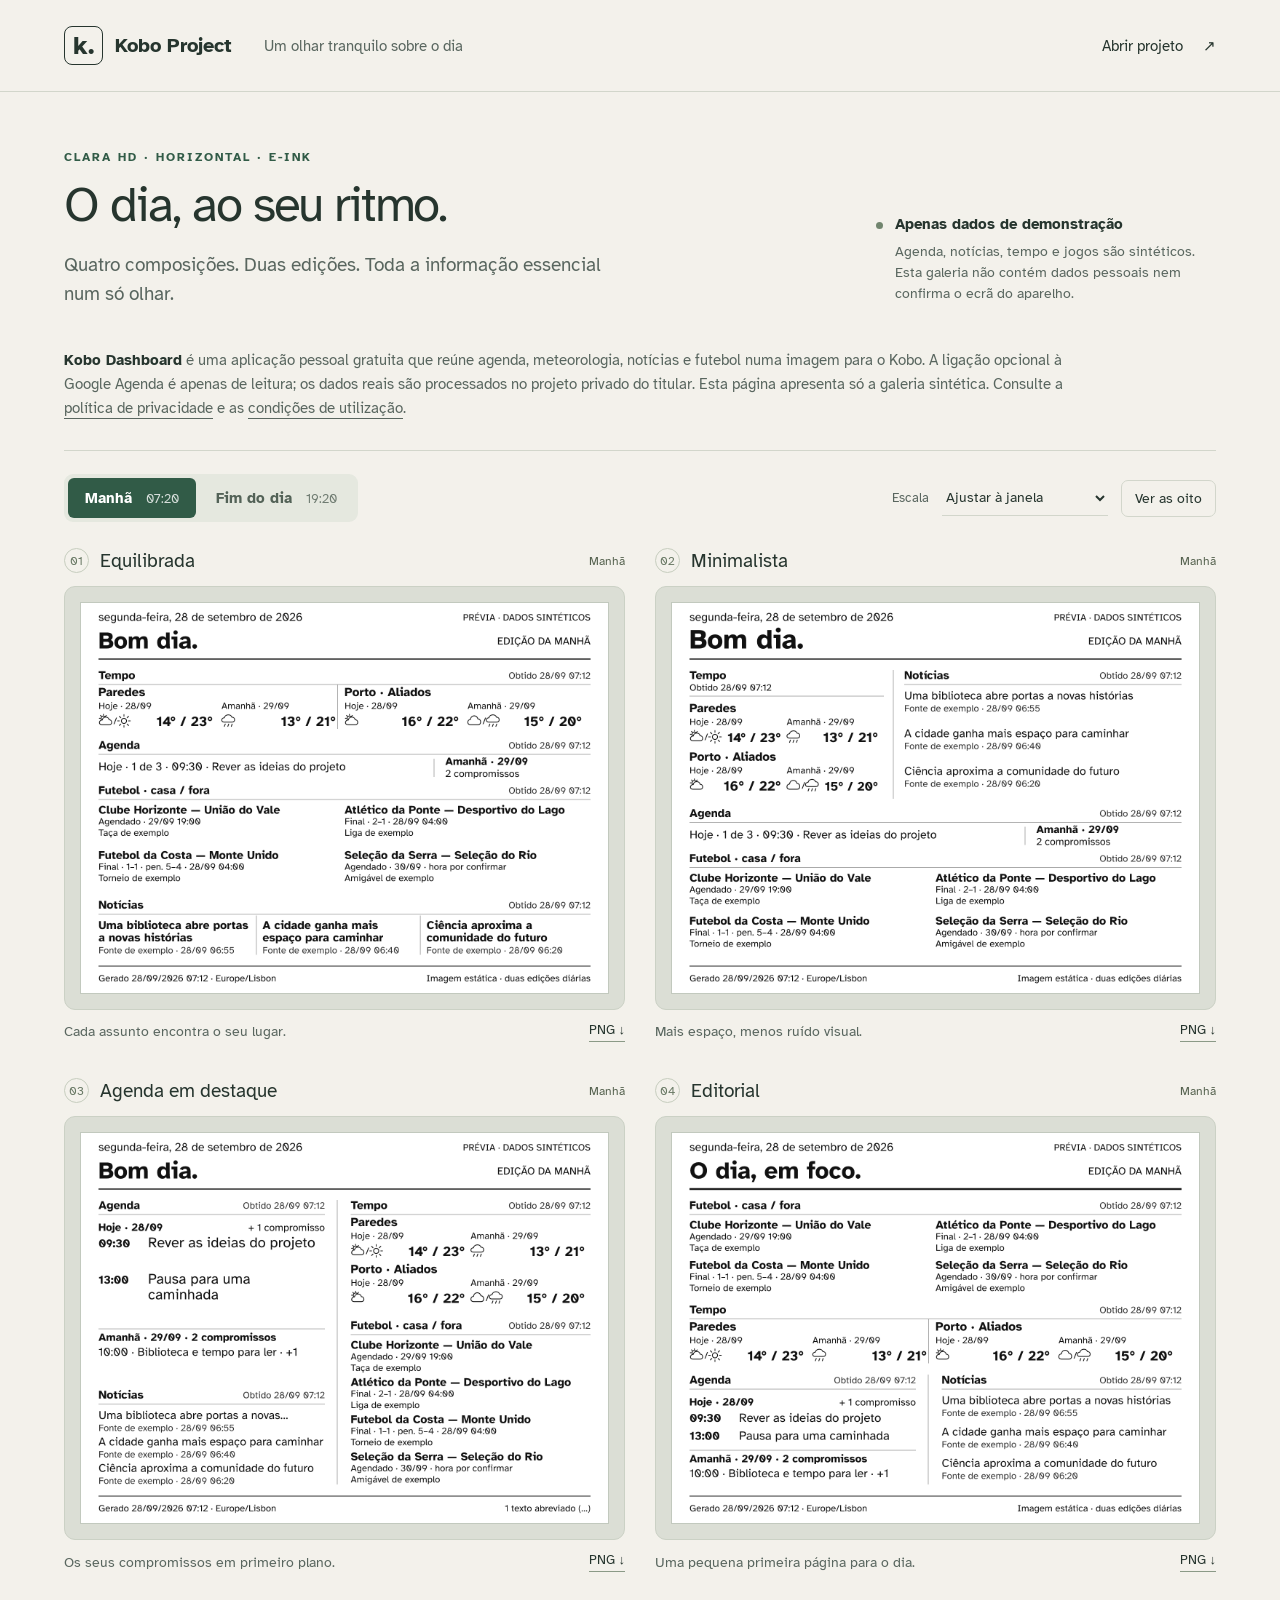
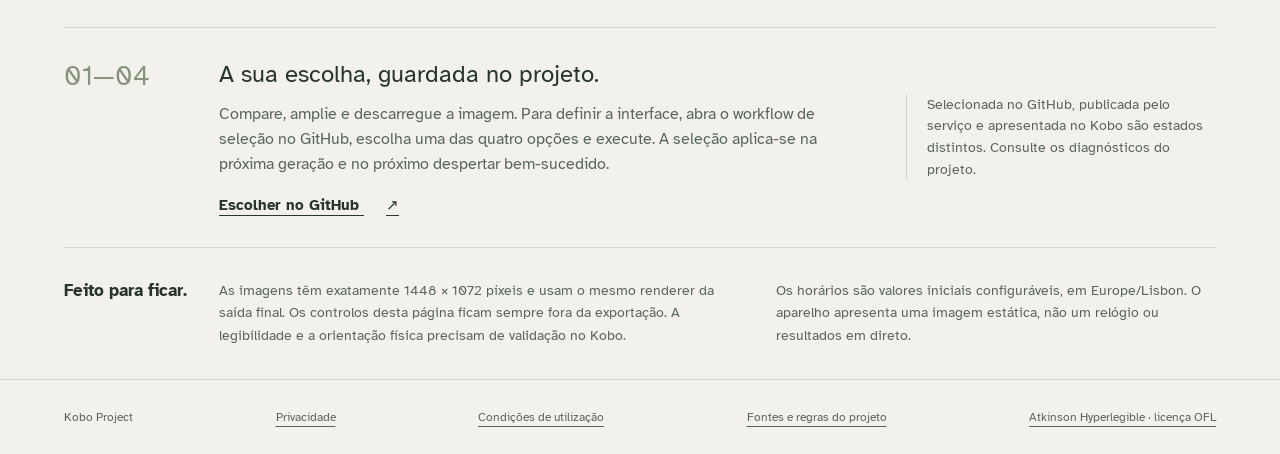
<file: index.html>
<!doctype html>
<html lang="pt">
<head>
  <meta charset="utf-8">
  <meta name="viewport" content="width=device-width, initial-scale=1">
  <meta name="description" content="Quatro formas de ver o dia no Kobo Clara HD. Compare oito imagens de demonstração, exportadas pelo renderer do dispositivo.">
  <title>Kobo — o dia, ao seu ritmo</title>
  <link rel="stylesheet" href="styles.css">
</head>
<body>
  <header class="masthead"><a class="wordmark" href="#top" aria-label="Kobo Project, início"><span class="logo" aria-hidden="true">k.</span>Kobo Project</a><span class="project-type">Um olhar tranquilo sobre o dia</span><a class="repo" href="https://github.com/MonkeyProgramer123/Kobo_Project">Abrir projeto <span aria-hidden="true">↗</span></a></header>
  <main id="top">
    <section class="intro"><div><p class="eyebrow">CLARA HD · HORIZONTAL · E-INK</p><h1>O dia, ao seu ritmo.</h1><p class="lede">Quatro composições. Duas edições. Toda a informação essencial num só olhar.</p></div><aside class="privacy"><span class="privacy-dot" aria-hidden="true"></span><div><strong>Apenas dados de demonstração</strong><p>Agenda, notícias, tempo e jogos são sintéticos. Esta galeria não contém dados pessoais nem confirma o ecrã do aparelho.</p></div></aside></section>
    <p class="app-description"><strong>Kobo Dashboard</strong> é uma aplicação pessoal gratuita que reúne agenda, meteorologia, notícias e futebol numa imagem para o Kobo. A ligação opcional à Google Agenda é apenas de leitura; os dados reais são processados no projeto privado do titular. Esta página apresenta só a galeria sintética. Consulte a <a href="privacy.html">política de privacidade</a> e as <a href="terms.html">condições de utilização</a>.</p>
    <nav class="controls" aria-label="Opções da galeria"><div class="edition-switch" role="group" aria-label="Edição"><button type="button" data-edition="morning" aria-pressed="true">Manhã <span>07:20</span></button><button type="button" data-edition="evening" aria-pressed="false">Fim do dia <span>19:20</span></button></div><div class="right-controls"><label for="scale">Escala</label><select id="scale"><option value="fit">Ajustar à janela</option><option value="native">100% · 1448 × 1072</option></select><button class="both" type="button" id="show-both" aria-pressed="false">Ver as oito</button></div></nav>
    <section class="gallery" id="gallery" aria-label="Comparação das interfaces"></section>
    <section class="selection"><div class="selection-number">01—04</div><div><h2>A sua escolha, guardada no projeto.</h2><p>Compare, amplie e descarregue a imagem. Para definir a interface, abra o workflow de seleção no GitHub, escolha uma das quatro opções e execute. A seleção aplica-se na próxima geração e no próximo despertar bem-sucedido.</p><a class="selection-link" href="https://github.com/MonkeyProgramer123/Kobo_Project/actions/workflows/configure.yml">Escolher no GitHub <span aria-hidden="true">↗</span></a></div><p class="selection-note">Selecionada no GitHub, publicada pelo serviço e apresentada no Kobo são estados distintos. Consulte os diagnósticos do projeto.</p></section>
    <section class="reading-note"><h2>Feito para ficar.</h2><p>As imagens têm exatamente 1448 × 1072 píxeis e usam o mesmo renderer da saída final. Os controlos desta página ficam sempre fora da exportação. A legibilidade e a orientação física precisam de validação no Kobo.</p><p>Os horários são valores iniciais configuráveis, em Europe/Lisbon. O aparelho apresenta uma imagem estática, não um relógio ou resultados em direto.</p></section>
  </main>
  <footer><span>Kobo Project</span><a href="privacy.html">Privacidade</a><a href="terms.html">Condições de utilização</a><a href="https://github.com/MonkeyProgramer123/Kobo_Project/blob/main/docs/sources.md">Fontes e regras do projeto</a><a href="fonts/OFL.txt">Atkinson Hyperlegible · licença OFL</a></footer>
  <dialog id="preview-dialog"><div class="dialog-bar"><div><strong id="dialog-title"></strong><span>Dados sintéticos · 1448 × 1072</span></div><a id="dialog-download" download>Descarregar PNG</a><button id="close-dialog" type="button" aria-label="Fechar ampliação">Fechar ×</button></div><div class="dialog-image"><img id="dialog-preview" alt=""></div></dialog>
  <script src="app.js" defer></script>
</body>
</html>
</file>
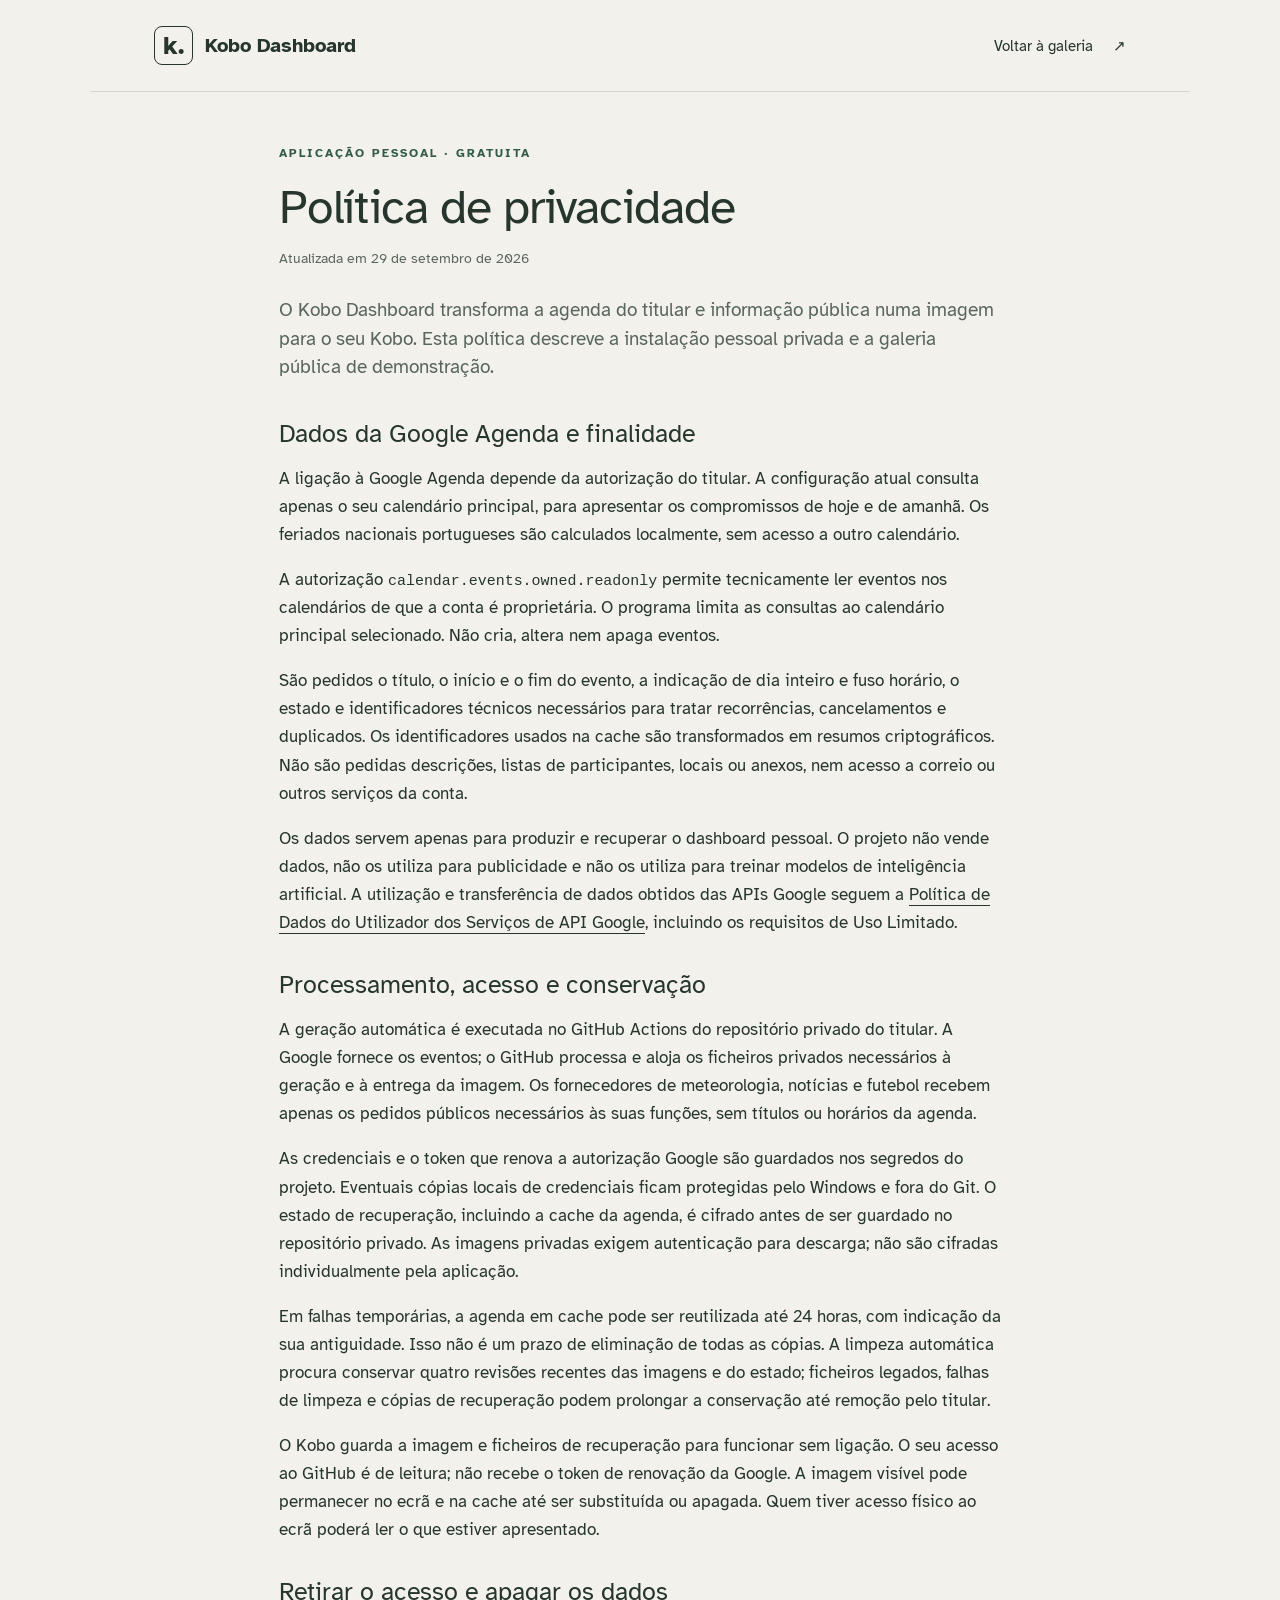
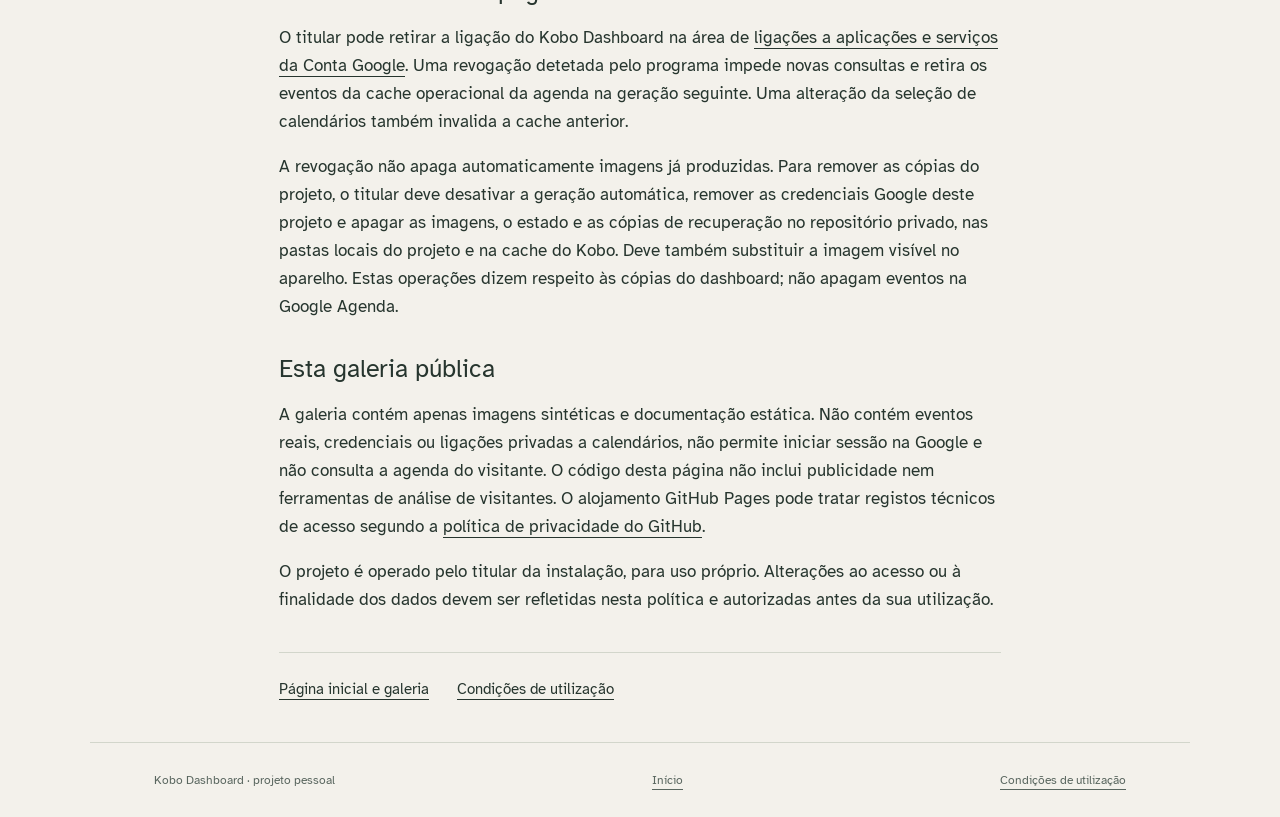
<file: privacy.html>
<!doctype html>
<html lang="pt">
<head>
  <meta charset="utf-8">
  <meta name="viewport" content="width=device-width, initial-scale=1">
  <meta name="description" content="Como o Kobo Dashboard acede, utiliza, guarda e permite apagar os dados da Google Agenda na instalação pessoal privada.">
  <title>Privacidade — Kobo Dashboard</title>
  <link rel="stylesheet" href="styles.css">
</head>
<body class="policy-page">
  <header class="masthead"><a class="wordmark" href="index.html" aria-label="Kobo Dashboard, início"><span class="logo" aria-hidden="true">k.</span>Kobo Dashboard</a><a class="repo" href="index.html">Voltar à galeria <span aria-hidden="true">↗</span></a></header>
  <main class="policy-content">
    <p class="eyebrow">APLICAÇÃO PESSOAL · GRATUITA</p>
    <h1>Política de privacidade</h1>
    <p class="policy-date">Atualizada em <time datetime="2026-09-29">29 de setembro de 2026</time></p>
    <p class="lede">O Kobo Dashboard transforma a agenda do titular e informação pública numa imagem para o seu Kobo. Esta política descreve a instalação pessoal privada e a galeria pública de demonstração.</p>

    <section aria-labelledby="calendar"><h2 id="calendar">Dados da Google Agenda e finalidade</h2>
      <p>A ligação à Google Agenda depende da autorização do titular. A configuração atual consulta apenas o seu calendário principal, para apresentar os compromissos de hoje e de amanhã. Os feriados nacionais portugueses são calculados localmente, sem acesso a outro calendário.</p>
      <p>A autorização <code>calendar.events.owned.readonly</code> permite tecnicamente ler eventos nos calendários de que a conta é proprietária. O programa limita as consultas ao calendário principal selecionado. Não cria, altera nem apaga eventos.</p>
      <p>São pedidos o título, o início e o fim do evento, a indicação de dia inteiro e fuso horário, o estado e identificadores técnicos necessários para tratar recorrências, cancelamentos e duplicados. Os identificadores usados na cache são transformados em resumos criptográficos. Não são pedidas descrições, listas de participantes, locais ou anexos, nem acesso a correio ou outros serviços da conta.</p>
      <p>Os dados servem apenas para produzir e recuperar o dashboard pessoal. O projeto não vende dados, não os utiliza para publicidade e não os utiliza para treinar modelos de inteligência artificial. A utilização e transferência de dados obtidos das APIs Google seguem a <a href="https://developers.google.com/terms/api-services-user-data-policy">Política de Dados do Utilizador dos Serviços de API Google</a>, incluindo os requisitos de Uso Limitado.</p>
    </section>

    <section aria-labelledby="storage"><h2 id="storage">Processamento, acesso e conservação</h2>
      <p>A geração automática é executada no GitHub Actions do repositório privado do titular. A Google fornece os eventos; o GitHub processa e aloja os ficheiros privados necessários à geração e à entrega da imagem. Os fornecedores de meteorologia, notícias e futebol recebem apenas os pedidos públicos necessários às suas funções, sem títulos ou horários da agenda.</p>
      <p>As credenciais e o token que renova a autorização Google são guardados nos segredos do projeto. Eventuais cópias locais de credenciais ficam protegidas pelo Windows e fora do Git. O estado de recuperação, incluindo a cache da agenda, é cifrado antes de ser guardado no repositório privado. As imagens privadas exigem autenticação para descarga; não são cifradas individualmente pela aplicação.</p>
      <p>Em falhas temporárias, a agenda em cache pode ser reutilizada até 24 horas, com indicação da sua antiguidade. Isso não é um prazo de eliminação de todas as cópias. A limpeza automática procura conservar quatro revisões recentes das imagens e do estado; ficheiros legados, falhas de limpeza e cópias de recuperação podem prolongar a conservação até remoção pelo titular.</p>
      <p>O Kobo guarda a imagem e ficheiros de recuperação para funcionar sem ligação. O seu acesso ao GitHub é de leitura; não recebe o token de renovação da Google. A imagem visível pode permanecer no ecrã e na cache até ser substituída ou apagada. Quem tiver acesso físico ao ecrã poderá ler o que estiver apresentado.</p>
    </section>

    <section aria-labelledby="revoke"><h2 id="revoke">Retirar o acesso e apagar os dados</h2>
      <p>O titular pode retirar a ligação do Kobo Dashboard na área de <a href="https://myaccount.google.com/connections">ligações a aplicações e serviços da Conta Google</a>. Uma revogação detetada pelo programa impede novas consultas e retira os eventos da cache operacional da agenda na geração seguinte. Uma alteração da seleção de calendários também invalida a cache anterior.</p>
      <p>A revogação não apaga automaticamente imagens já produzidas. Para remover as cópias do projeto, o titular deve desativar a geração automática, remover as credenciais Google deste projeto e apagar as imagens, o estado e as cópias de recuperação no repositório privado, nas pastas locais do projeto e na cache do Kobo. Deve também substituir a imagem visível no aparelho. Estas operações dizem respeito às cópias do dashboard; não apagam eventos na Google Agenda.</p>
    </section>

    <section aria-labelledby="gallery"><h2 id="gallery">Esta galeria pública</h2>
      <p>A galeria contém apenas imagens sintéticas e documentação estática. Não contém eventos reais, credenciais ou ligações privadas a calendários, não permite iniciar sessão na Google e não consulta a agenda do visitante. O código desta página não inclui publicidade nem ferramentas de análise de visitantes. O alojamento GitHub Pages pode tratar registos técnicos de acesso segundo a <a href="https://docs.github.com/en/site-policy/privacy-policies/github-general-privacy-statement">política de privacidade do GitHub</a>.</p>
      <p>O projeto é operado pelo titular da instalação, para uso próprio. Alterações ao acesso ou à finalidade dos dados devem ser refletidas nesta política e autorizadas antes da sua utilização.</p>
    </section>
    <nav class="policy-nav" aria-label="Documentação da aplicação"><a href="index.html">Página inicial e galeria</a><a href="terms.html">Condições de utilização</a></nav>
  </main>
  <footer><span>Kobo Dashboard · projeto pessoal</span><a href="index.html">Início</a><a href="terms.html">Condições de utilização</a></footer>
</body>
</html>
</file>
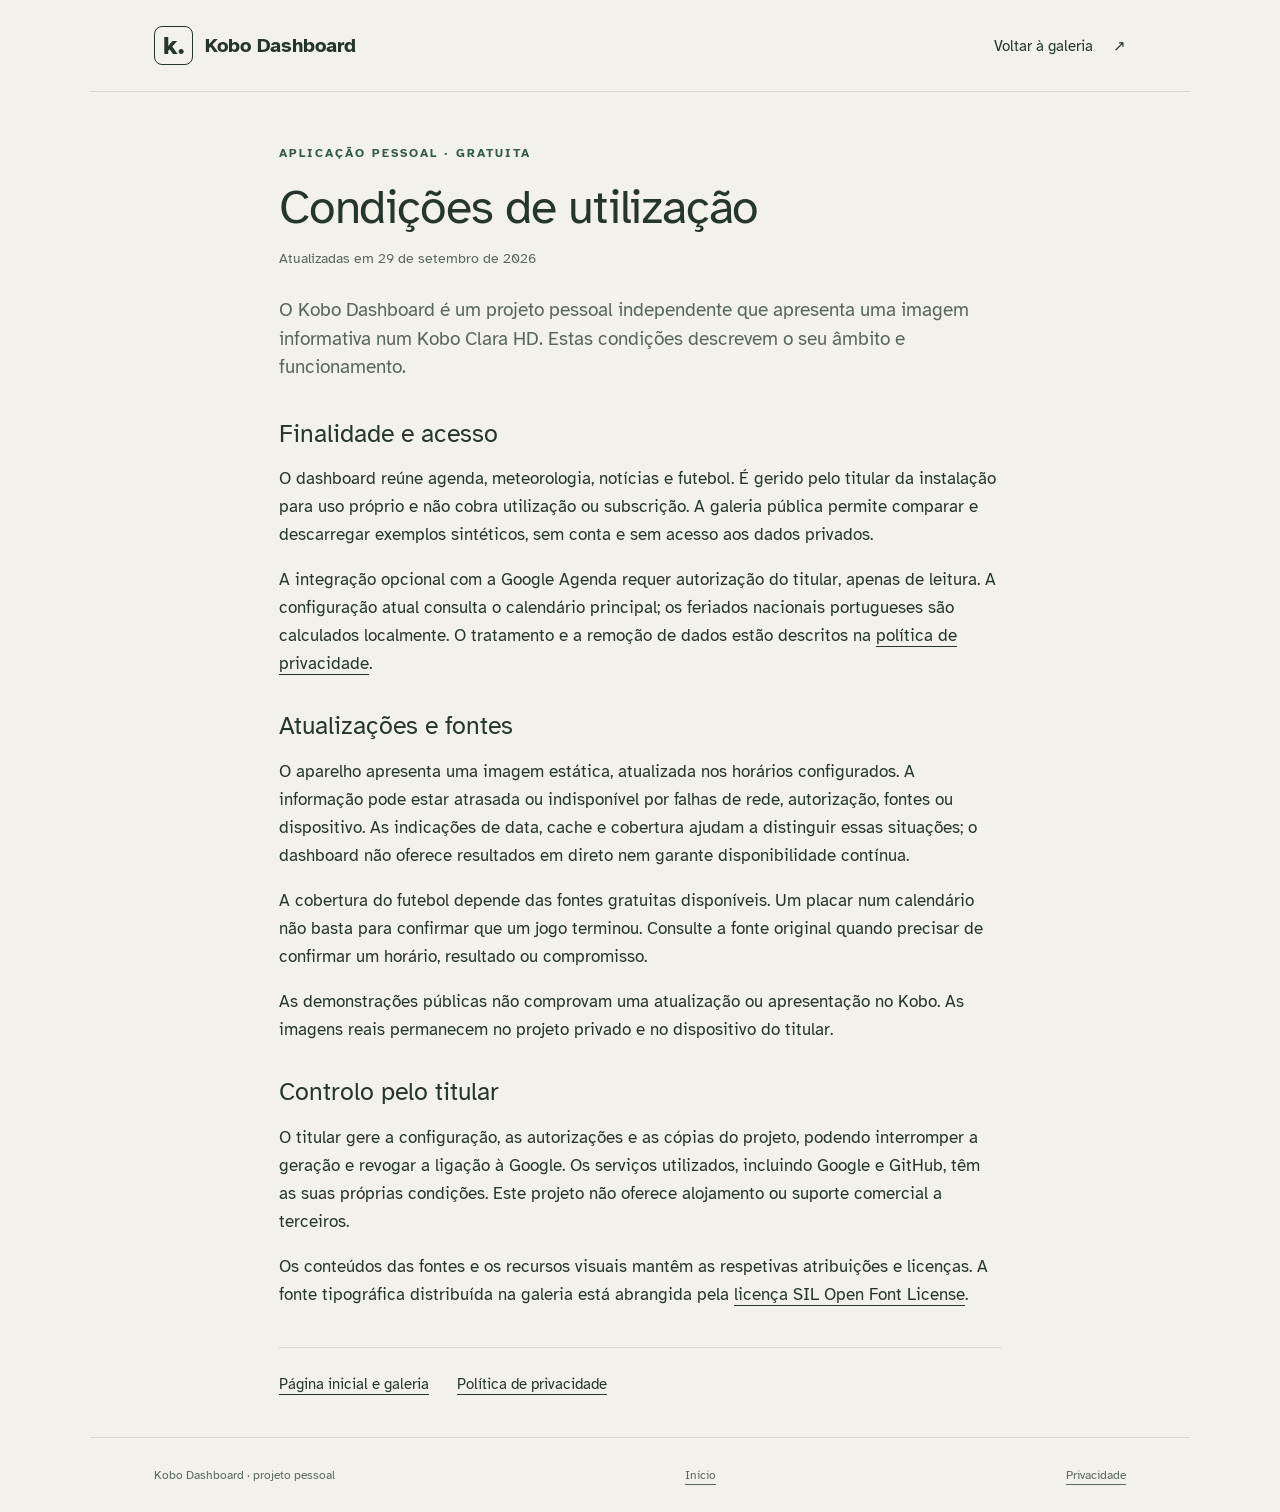
<file: terms.html>
<!doctype html>
<html lang="pt">
<head>
  <meta charset="utf-8">
  <meta name="viewport" content="width=device-width, initial-scale=1">
  <meta name="description" content="Condições de utilização do Kobo Dashboard, projeto pessoal gratuito com uma galeria pública exclusivamente sintética.">
  <title>Condições de utilização — Kobo Dashboard</title>
  <link rel="stylesheet" href="styles.css">
</head>
<body class="policy-page">
  <header class="masthead"><a class="wordmark" href="index.html" aria-label="Kobo Dashboard, início"><span class="logo" aria-hidden="true">k.</span>Kobo Dashboard</a><a class="repo" href="index.html">Voltar à galeria <span aria-hidden="true">↗</span></a></header>
  <main class="policy-content">
    <p class="eyebrow">APLICAÇÃO PESSOAL · GRATUITA</p>
    <h1>Condições de utilização</h1>
    <p class="policy-date">Atualizadas em <time datetime="2026-09-29">29 de setembro de 2026</time></p>
    <p class="lede">O Kobo Dashboard é um projeto pessoal independente que apresenta uma imagem informativa num Kobo Clara HD. Estas condições descrevem o seu âmbito e funcionamento.</p>

    <section aria-labelledby="purpose"><h2 id="purpose">Finalidade e acesso</h2>
      <p>O dashboard reúne agenda, meteorologia, notícias e futebol. É gerido pelo titular da instalação para uso próprio e não cobra utilização ou subscrição. A galeria pública permite comparar e descarregar exemplos sintéticos, sem conta e sem acesso aos dados privados.</p>
      <p>A integração opcional com a Google Agenda requer autorização do titular, apenas de leitura. A configuração atual consulta o calendário principal; os feriados nacionais portugueses são calculados localmente. O tratamento e a remoção de dados estão descritos na <a href="privacy.html">política de privacidade</a>.</p>
    </section>

    <section aria-labelledby="updates"><h2 id="updates">Atualizações e fontes</h2>
      <p>O aparelho apresenta uma imagem estática, atualizada nos horários configurados. A informação pode estar atrasada ou indisponível por falhas de rede, autorização, fontes ou dispositivo. As indicações de data, cache e cobertura ajudam a distinguir essas situações; o dashboard não oferece resultados em direto nem garante disponibilidade contínua.</p>
      <p>A cobertura do futebol depende das fontes gratuitas disponíveis. Um placar num calendário não basta para confirmar que um jogo terminou. Consulte a fonte original quando precisar de confirmar um horário, resultado ou compromisso.</p>
      <p>As demonstrações públicas não comprovam uma atualização ou apresentação no Kobo. As imagens reais permanecem no projeto privado e no dispositivo do titular.</p>
    </section>

    <section aria-labelledby="control"><h2 id="control">Controlo pelo titular</h2>
      <p>O titular gere a configuração, as autorizações e as cópias do projeto, podendo interromper a geração e revogar a ligação à Google. Os serviços utilizados, incluindo Google e GitHub, têm as suas próprias condições. Este projeto não oferece alojamento ou suporte comercial a terceiros.</p>
      <p>Os conteúdos das fontes e os recursos visuais mantêm as respetivas atribuições e licenças. A fonte tipográfica distribuída na galeria está abrangida pela <a href="fonts/OFL.txt">licença SIL Open Font License</a>.</p>
    </section>
    <nav class="policy-nav" aria-label="Documentação da aplicação"><a href="index.html">Página inicial e galeria</a><a href="privacy.html">Política de privacidade</a></nav>
  </main>
  <footer><span>Kobo Dashboard · projeto pessoal</span><a href="index.html">Início</a><a href="privacy.html">Privacidade</a></footer>
</body>
</html>
</file>
<file: styles.css>
@font-face{font-family:Atkinson;src:url('fonts/AtkinsonHyperlegible-Regular.ttf') format('truetype');font-weight:400;font-display:swap}@font-face{font-family:Atkinson;src:url('fonts/AtkinsonHyperlegible-Bold.ttf') format('truetype');font-weight:700;font-display:swap}
.app-description{max-width:1040px;margin:0 0 30px;color:var(--muted);font-size:15px;line-height:1.6}.app-description strong{color:var(--ink)}.policy-page .masthead,.policy-page footer{max-width:1100px}.policy-content{max-width:850px;padding:52px 5% 40px;line-height:1.65;font-size:17px}.policy-content h1{font-size:clamp(34px,4vw,48px);letter-spacing:-1px;line-height:1.15;margin-bottom:12px}.policy-date{font-size:14px;color:var(--muted);margin:0 0 26px}.policy-content .lede{font-size:19px;max-width:none;margin-bottom:36px}.policy-content section{margin-top:32px}.policy-content h2{font-size:25px;line-height:1.3;font-weight:400;margin:0 0 15px}.policy-content p{margin-top:0}.policy-content code{font-size:.88em;overflow-wrap:anywhere}.policy-nav{display:flex;flex-wrap:wrap;gap:14px 28px;margin-top:38px;padding-top:24px;border-top:1px solid var(--line);font-size:15px}.policy-page footer{flex-wrap:wrap}@media(max-width:620px){.policy-page .masthead{gap:14px;flex-wrap:wrap}.policy-page .wordmark{font-size:17px}.policy-page .repo{font-size:12px}.policy-content{padding-top:32px;font-size:16px}.policy-content .lede{font-size:18px}.policy-content h2{font-size:23px}}
:root{font-family:Atkinson,Arial,sans-serif;color:#26352e;background:#f3f1eb;font-synthesis:none;--ink:#26352e;--muted:#59665f;--green:#315b47;--line:#d2d6cb;--paper:#fffefa}*{box-sizing:border-box}body{margin:0}a{color:inherit;text-decoration-thickness:1px;text-underline-offset:5px}button,select{font:inherit}button,a,select{touch-action:manipulation}button:focus-visible,a:focus-visible,select:focus-visible{outline:3px solid #876c21;outline-offset:5px}.masthead{max-width:1600px;margin:auto;display:flex;align-items:center;gap:32px;padding:26px 5%;border-bottom:1px solid var(--line)}.wordmark{text-decoration:none;font-size:20px;font-weight:bold;display:flex;align-items:center;gap:12px}.logo{font-size:26px;display:inline-flex;justify-content:center;align-items:center;width:39px;height:39px;border:1.5px solid var(--ink);border-radius:8px}.project-type{font-size:15px;color:var(--muted)}.repo{margin-left:auto;font-size:15px;text-decoration:none}.repo span{margin-left:16px}main{max-width:1600px;margin:auto;padding:0 5%}.intro{display:flex;align-items:flex-end;justify-content:space-between;gap:45px;padding:58px 0 40px}.eyebrow{font-size:12px;letter-spacing:2px;font-weight:bold;color:var(--green);margin:0 0 16px}h1{font-size:clamp(36px,3.8vw,62px);letter-spacing:-2px;line-height:1.05;font-weight:400;margin:0 0 20px}.lede{font-size:19px;color:var(--muted);line-height:1.5;max-width:560px;margin:0}.privacy{display:flex;gap:12px;max-width:340px;margin:0 0 4px}.privacy-dot{display:block;background:#71856e;border-radius:50%;width:7px;height:7px;margin-top:8px;flex-shrink:0}.privacy strong{font-size:15px}.privacy p{font-size:14px;line-height:1.5;margin:7px 0 0;color:var(--muted)}.controls{display:flex;justify-content:space-between;gap:24px;align-items:center;border-top:1px solid var(--line);padding:23px 0 26px;position:sticky;top:0;background:#f3f1ebf5;z-index:2;backdrop-filter:blur(10px)}.edition-switch{display:flex;padding:4px;background:#e5e8df;border-radius:9px;gap:3px}.edition-switch button{border:0;background:transparent;color:#536257;padding:11px 17px;border-radius:6px;cursor:pointer;font-weight:bold;font-size:15px}.edition-switch button[aria-pressed=true]{background:var(--green);color:white}.edition-switch span{margin-left:9px;font-size:13px;font-weight:400;opacity:.8}.right-controls{display:flex;align-items:center;gap:13px;color:var(--muted);font-size:14px}.right-controls label{font-size:13px}select{border:0;border-bottom:1px solid var(--line);background:transparent;border-radius:0;padding:8px 20px 8px 0;color:var(--ink);font-size:14px}.both{border:1px solid var(--line);border-radius:7px;padding:9px 13px;background:transparent;cursor:pointer;color:var(--ink)}.both[aria-pressed=true]{background:#dce5d8}.gallery{display:grid;grid-template-columns:repeat(2,minmax(0,1fr));gap:36px 30px}.card{min-width:0}.card-top{display:flex;justify-content:space-between;align-items:center;margin:0 0 13px;gap:16px}.card-identity{display:flex;gap:11px;align-items:center}.card-number{font-size:12px;color:#667662;border:1px solid #c7cebf;border-radius:50%;width:25px;height:25px;display:grid;place-items:center}.card h2{font-size:19px;margin:0;font-weight:400}.edition-label{font-size:12px;color:#55624f}.image-frame{background:#dbded5;border:1px solid #cbd1c5;border-radius:11px;padding:15px;overflow:auto}.image-button{display:block;border:0;background:#fff;width:100%;padding:0;cursor:zoom-in;line-height:0}.image-button img{width:100%;height:auto;display:block;border:1px solid #c2c9be}.native .image-button{width:1448px}.native .image-button img{width:1448px}.card-bottom{display:flex;justify-content:space-between;gap:16px;align-items:center;padding-top:12px}.card-description{font-size:14px;line-height:1.4;color:var(--muted);margin:0}.card-bottom a{white-space:nowrap;font-size:13px;text-decoration:none;border-bottom:1px solid #8b9a87;padding-bottom:3px}.selection{margin-top:55px;padding:31px 0 32px;display:grid;grid-template-columns:125px 1fr 310px;gap:30px;border-top:1px solid var(--line);border-bottom:1px solid var(--line)}.selection-number{font-size:27px;color:#86947e}.selection h2{font-size:24px;font-weight:400;margin:0 0 13px}.selection p{font-size:16px;line-height:1.55;color:var(--muted);margin:0;max-width:620px}.selection-link{display:inline-block;font-size:15px;font-weight:bold;margin-top:19px}.selection-link span{margin-left:22px}.selection .selection-note{font-size:14px;padding-left:20px;border-left:1px solid var(--line);align-self:center}.reading-note{display:grid;grid-template-columns:125px 1.2fr 1fr;gap:30px;padding:32px 0}.reading-note h2{font-size:17px;font-weight:bold;margin:0}.reading-note p{font-size:14px;color:var(--muted);line-height:1.6;margin:0}footer{max-width:1600px;padding:30px 5%;margin:auto;display:flex;justify-content:space-between;gap:20px;border-top:1px solid var(--line);font-size:12px;color:var(--muted)}dialog{max-width:calc(100vw - 40px);width:1500px;max-height:calc(100vh - 40px);padding:0;border:1px solid #b8c3b4;border-radius:10px;background:#eef0e8}dialog::backdrop{background:#172119c9}.dialog-bar{display:flex;align-items:center;gap:24px;padding:17px 24px;position:sticky;top:0;background:#eef0e8;border-bottom:1px solid var(--line)}.dialog-bar div{display:flex;flex-direction:column;gap:5px;margin-right:auto}.dialog-bar strong{font-size:18px}.dialog-bar span{font-size:13px;color:var(--muted)}.dialog-bar a,.dialog-bar button{font-size:14px}.dialog-bar button{background:none;border:1px solid #bac4b3;border-radius:5px;padding:9px 12px;cursor:pointer}.dialog-image{overflow:auto;padding:20px}.dialog-image img{width:100%;height:auto;display:block}.native .dialog-image img{width:1448px;max-width:none}@media(max-width:900px){.project-type{display:none}.intro{align-items:flex-start;flex-direction:column;gap:23px;padding-top:38px}.privacy{max-width:550px}.selection{grid-template-columns:70px 1fr}.selection-note{grid-column:2}.reading-note{grid-template-columns:70px 1fr}.reading-note p:last-child{grid-column:2}.controls{flex-wrap:wrap;gap:12px}.gallery{gap:26px 18px}.image-frame{padding:9px}.card-description{font-size:12px}.card h2{font-size:17px}}@media(max-width:620px){main{padding:0 5%}.masthead{padding:18px 5%}.repo{font-size:13px}.wordmark{font-size:18px}.intro{padding-bottom:26px}h1{font-size:43px}.lede{font-size:17px}.gallery{grid-template-columns:1fr;gap:29px}.right-controls{width:100%;justify-content:space-between}.controls{position:static}.edition-switch{width:100%}.edition-switch button{flex:1;padding:10px}.selection,.reading-note{grid-template-columns:1fr;gap:16px}.selection-number{font-size:20px}.selection .selection-note,.reading-note p:last-child{grid-column:1;padding:0;border:0}.selection{margin-top:38px}.reading-note{padding:27px 0}footer{flex-wrap:wrap;font-size:12px}.dialog-bar{padding:13px;gap:10px;flex-wrap:wrap}.dialog-bar div{width:100%}.dialog-image{padding:8px}dialog{max-width:calc(100vw - 16px);max-height:calc(100vh - 16px)}}
</file>
